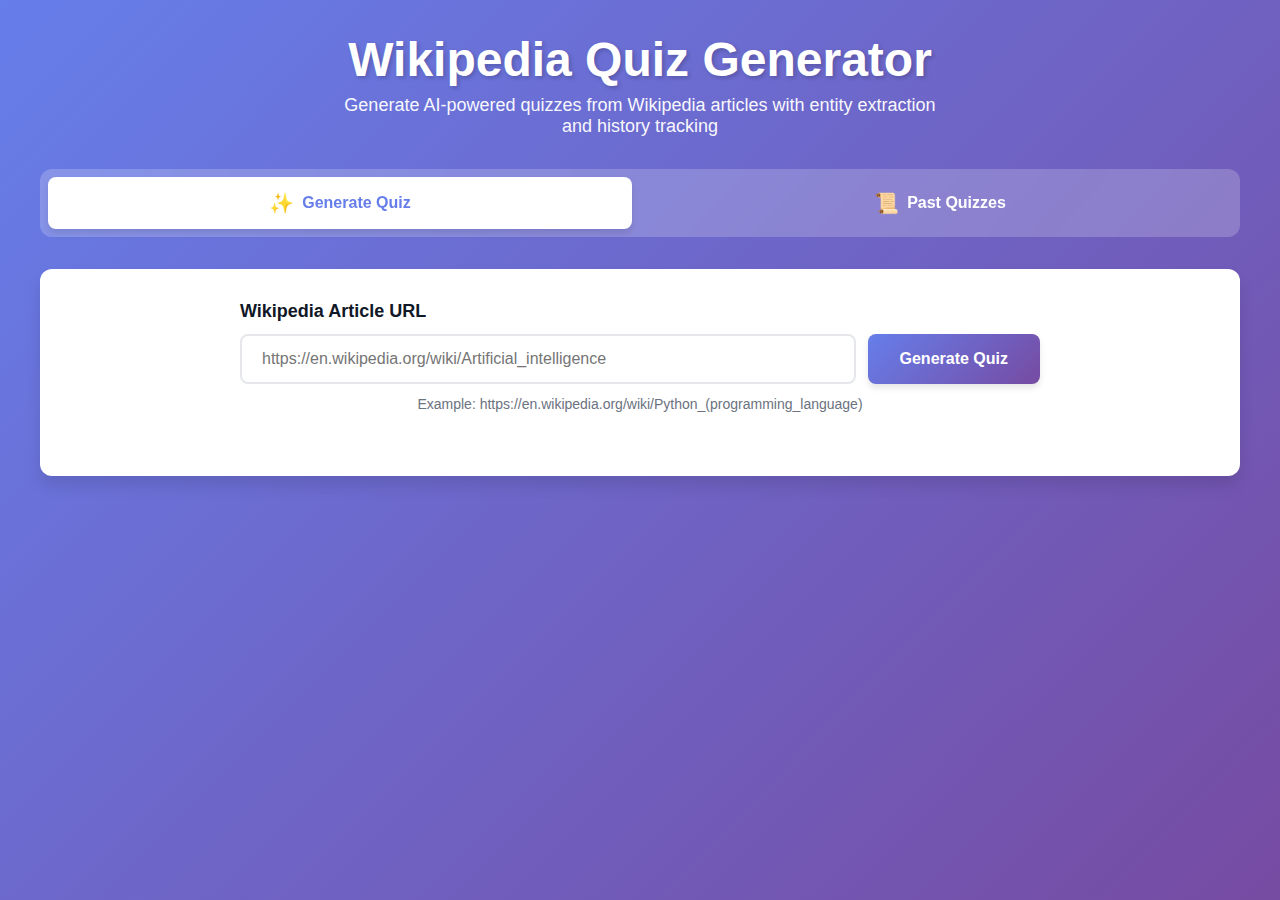
<file: frontend/index.html>
<!DOCTYPE html>
<html lang="en">
<head>
    <meta charset="UTF-8">
    <meta name="viewport" content="width=device-width, initial-scale=1.0">
    <title>Wikipedia Quiz Generator</title>
    <link rel="stylesheet" href="style.css">
</head>
<body>
    <div class="container">
        <!-- Header -->
        <header class="header">
            <div class="header-content">
                <h1>Wikipedia Quiz Generator</h1>
                <p class="subtitle">Generate AI-powered quizzes from Wikipedia articles with entity extraction and history tracking</p>
            </div>
        </header>

        <!-- Tab Navigation -->
        <nav class="tabs">
            <button class="tab-btn active" data-tab="generate" onclick="switchTab('generate')">
                <span class="tab-icon">✨</span>
                <span>Generate Quiz</span>
            </button>
            <button class="tab-btn" data-tab="history" onclick="switchTab('history')">
                <span class="tab-icon">📜</span>
                <span>Past Quizzes</span>
            </button>
        </nav>

        <!-- Tab 1: Generate Quiz -->
        <div id="generate-tab" class="tab-content active">
            <!-- URL Input Section -->
            <section class="input-section">
                <div class="input-container">
                    <label for="wiki-url" class="input-label">Wikipedia Article URL</label>
                    <div class="input-group">
                        <input 
                            type="text" 
                            id="wiki-url" 
                            class="url-input"
                            placeholder="https://en.wikipedia.org/wiki/Artificial_intelligence"
                            value="">
                        <button id="generate-btn" class="btn-primary" onclick="generateQuiz()">
                            <span class="btn-text">Generate Quiz</span>
                            <span class="btn-spinner" style="display: none;">⏳ Generating...</span>
                        </button>
                    </div>
                    <p class="input-hint">Example: https://en.wikipedia.org/wiki/Python_(programming_language)</p>
                </div>
            </section>

            <!-- Loading State -->
            <div id="loading-state" class="loading-container" style="display: none;">
                <div class="spinner"></div>
                <p>Extracting content, analyzing entities, and generating quiz questions...</p>
            </div>

            <!-- Error State -->
            <div id="error-state" class="error-container" style="display: none;">
                <div class="error-icon">⚠️</div>
                <h3>Error</h3>
                <p id="error-message"></p>
                <button onclick="clearError()" class="btn-secondary">Try Again</button>
            </div>

            <!-- Quiz Display Section -->
            <div id="quiz-display" class="quiz-display" style="display: none;">
                <!-- Article Header -->
                <section class="article-header">
                    <h2 id="article-title" class="article-title"></h2>
                    <p id="article-summary" class="article-summary"></p>
                    <div class="article-meta">
                        <span class="meta-item">
                            <span class="meta-icon">🔗</span>
                            <a id="article-url" href="#" target="_blank" class="article-link">View on Wikipedia</a>
                        </span>
                        <span class="meta-item">
                            <span class="meta-icon">📊</span>
                            <span id="question-count">0 questions</span>
                        </span>
                    </div>
                </section>

                <!-- Key Entities Section -->
                <section class="entities-section">
                    <h3 class="section-title">🔍 Key Entities Extracted</h3>
                    <div class="entities-grid">
                        <div class="entity-group">
                            <h4 class="entity-group-title">👤 People</h4>
                            <div id="people-entities" class="entity-tags"></div>
                        </div>
                        <div class="entity-group">
                            <h4 class="entity-group-title">🏢 Organizations</h4>
                            <div id="org-entities" class="entity-tags"></div>
                        </div>
                        <div class="entity-group">
                            <h4 class="entity-group-title">📍 Locations</h4>
                            <div id="location-entities" class="entity-tags"></div>
                        </div>
                    </div>
                </section>

                <!-- Sections Section -->
                <section class="sections-section">
                    <h3 class="section-title">📑 Article Sections</h3>
                    <div id="sections-container" class="sections-grid"></div>
                </section>

                <!-- Quiz Actions -->
                <section class="quiz-actions">
                    <button onclick="startTakingQuiz()" class="btn-primary btn-large">
                        📝 Take the Quiz
                    </button>
                    <button onclick="viewAsStudyGuide()" class="btn-secondary">
                        📖 View as Study Guide
                    </button>
                </section>

                <!-- Study Guide Mode (shows questions with answers) -->
                <div id="study-guide" style="display: none;">
                    <h3 class="section-title">📖 Study Guide (All Questions with Answers)</h3>
                    <div id="study-questions" class="questions-container"></div>
                </div>

                <!-- Related Topics Section -->
                <section class="related-section">
                    <h3 class="section-title">🔗 Related Topics to Explore</h3>
                    <div id="related-topics" class="related-grid"></div>
                </section>
            </div>

            <!-- Quiz Taking Mode -->
            <div id="quiz-taking" class="quiz-taking-mode" style="display: none;">
                <div class="quiz-header">
                    <h2>📝 Take the Quiz</h2>
                    <div class="quiz-progress">
                        <span id="progress-text">Question 1 of 10</span>
                        <div class="progress-bar">
                            <div id="progress-fill" class="progress-fill" style="width: 0%"></div>
                        </div>
                    </div>
                </div>
                
                <div id="quiz-questions-container" class="quiz-questions"></div>
                
                <div class="quiz-actions">
                    <button onclick="exitQuiz()" class="btn-secondary">Exit Quiz</button>
                    <button onclick="submitQuizAnswers()" class="btn-primary btn-large">Submit Answers</button>
                </div>
            </div>

            <!-- Quiz Results -->
            <div id="quiz-results" class="quiz-results" style="display: none;">
                <div class="results-card">
                    <div class="results-header">
                        <h2>🎉 Quiz Complete!</h2>
                    </div>
                    
                    <div class="score-display">
                        <div class="score-circle">
                            <svg class="score-ring" width="200" height="200">
                                <circle class="score-ring-bg" cx="100" cy="100" r="90"></circle>
                                <circle id="score-ring-fill" class="score-ring-fill" cx="100" cy="100" r="90"></circle>
                            </svg>
                            <div class="score-text">
                                <div class="score-percentage" id="result-percentage">0%</div>
                                <div class="score-fraction" id="result-fraction">0/0</div>
                            </div>
                        </div>
                    </div>

                    <div class="results-details" id="results-details"></div>

                    <div class="results-actions">
                        <button onclick="retakeQuiz()" class="btn-primary">🔄 Retake Quiz</button>
                        <button onclick="backToArticle()" class="btn-secondary">← Back to Article</button>
                    </div>
                </div>
            </div>
        </div>

        <!-- Tab 2: History -->
        <div id="history-tab" class="tab-content">
            <section class="history-section">
                <div class="history-header">
                    <h2>📜 Quiz History</h2>
                    <button onclick="refreshHistory()" class="btn-refresh">
                        <span class="refresh-icon">🔄</span> Refresh
                    </button>
                </div>

                <!-- Loading State -->
                <div id="history-loading" class="loading-container" style="display: none;">
                    <div class="spinner"></div>
                    <p>Loading quiz history...</p>
                </div>

                <!-- Empty State -->
                <div id="history-empty" class="empty-state" style="display: none;">
                    <div class="empty-icon">📭</div>
                    <h3>No Quizzes Yet</h3>
                    <p>Generate your first quiz to see it appear here!</p>
                    <button onclick="switchTab('generate')" class="btn-primary">Generate Quiz</button>
                </div>

                <!-- History Table -->
                <div id="history-table-wrapper" class="table-wrapper" style="display: none;">
                    <table class="history-table">
                        <thead>
                            <tr>
                                <th>Title</th>
                                <th>URL</th>
                                <th>Questions</th>
                                <th>Generated</th>
                                <th>Actions</th>
                            </tr>
                        </thead>
                        <tbody id="history-tbody"></tbody>
                    </table>
                </div>
            </section>
        </div>
    </div>

    <!-- Modal for Quiz Details -->
    <div id="quiz-modal" class="modal" style="display: none;">
        <div class="modal-overlay" onclick="closeQuizModal()"></div>
        <div class="modal-container">
            <div class="modal-header">
                <h2 id="modal-title">Quiz Details</h2>
                <button class="modal-close" onclick="closeQuizModal()">&times;</button>
            </div>
            <div class="modal-body" id="modal-body"></div>
            <div class="modal-footer">
                <button onclick="closeQuizModal()" class="btn-secondary">Close</button>
            </div>
        </div>
    </div>

    <script src="app.js"></script>
</body>
</html>
</file>
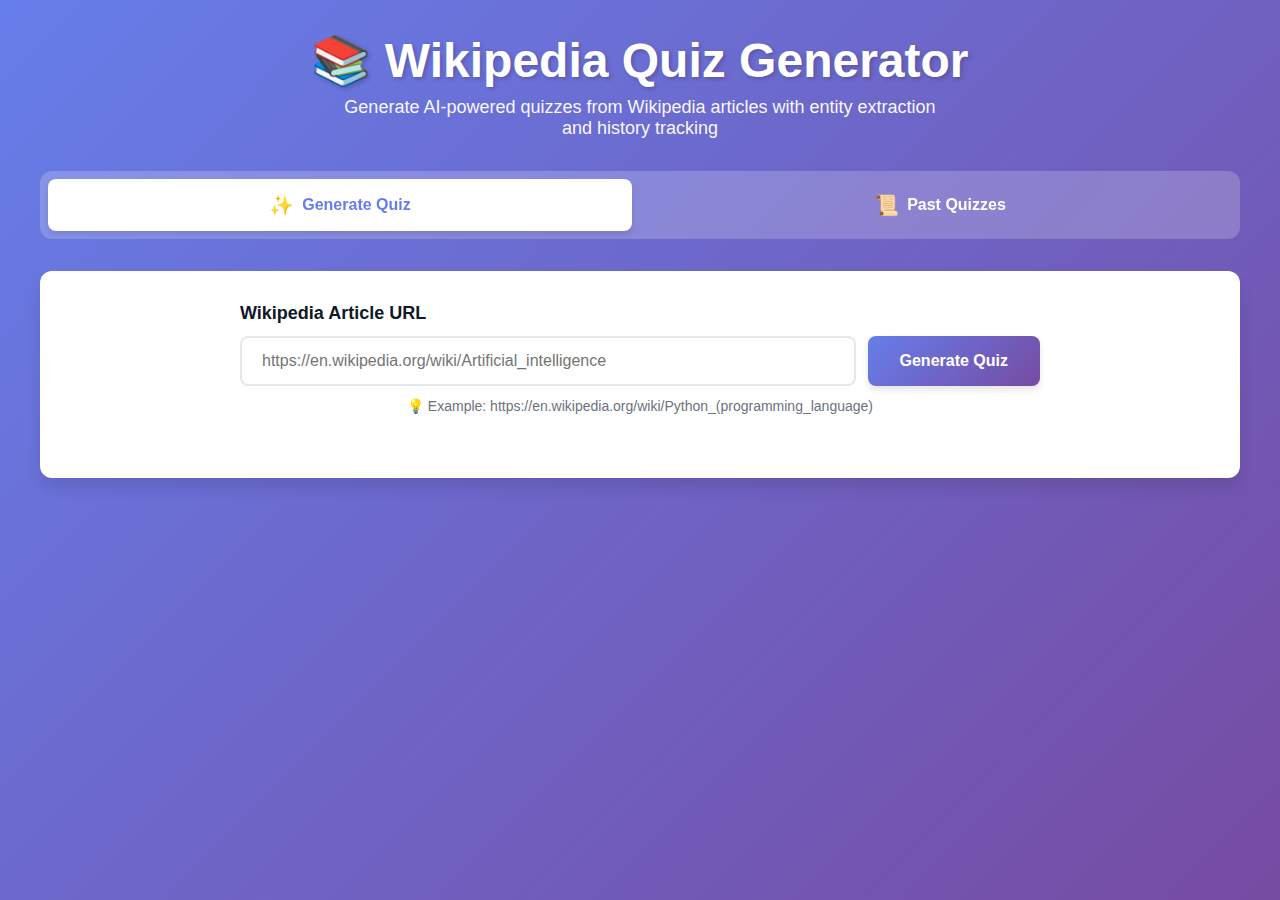
<file: frontend/index_enhanced.html>
<!DOCTYPE html>
<html lang="en">
<head>
    <meta charset="UTF-8">
    <meta name="viewport" content="width=device-width, initial-scale=1.0">
    <title>Wikipedia Quiz Generator - Enhanced</title>
    <link rel="stylesheet" href="style_enhanced.css">
</head>
<body>
    <div class="container">
        <!-- Header -->
        <header class="header">
            <div class="header-content">
                <h1>📚 Wikipedia Quiz Generator</h1>
                <p class="subtitle">Generate AI-powered quizzes from Wikipedia articles with entity extraction and history tracking</p>
            </div>
        </header>

        <!-- Tab Navigation -->
        <nav class="tabs">
            <button class="tab-btn active" data-tab="generate" onclick="switchTab('generate')">
                <span class="tab-icon">✨</span>
                <span>Generate Quiz</span>
            </button>
            <button class="tab-btn" data-tab="history" onclick="switchTab('history')">
                <span class="tab-icon">📜</span>
                <span>Past Quizzes</span>
            </button>
        </nav>

        <!-- Tab 1: Generate Quiz -->
        <div id="generate-tab" class="tab-content active">
            <!-- URL Input Section -->
            <section class="input-section">
                <div class="input-container">
                    <label for="wiki-url" class="input-label">Wikipedia Article URL</label>
                    <div class="input-group">
                        <input 
                            type="text" 
                            id="wiki-url" 
                            class="url-input"
                            placeholder="https://en.wikipedia.org/wiki/Artificial_intelligence"
                            value="">
                        <button id="generate-btn" class="btn-primary" onclick="generateQuiz()">
                            <span class="btn-text">Generate Quiz</span>
                            <span class="btn-spinner" style="display: none;">⏳ Generating...</span>
                        </button>
                    </div>
                    <p class="input-hint">💡 Example: https://en.wikipedia.org/wiki/Python_(programming_language)</p>
                </div>
            </section>

            <!-- Loading State -->
            <div id="loading-state" class="loading-container" style="display: none;">
                <div class="spinner"></div>
                <p>Extracting content, analyzing entities, and generating quiz questions...</p>
            </div>

            <!-- Error State -->
            <div id="error-state" class="error-container" style="display: none;">
                <div class="error-icon">⚠️</div>
                <h3>Error</h3>
                <p id="error-message"></p>
                <button onclick="clearError()" class="btn-secondary">Try Again</button>
            </div>

            <!-- Quiz Display Section -->
            <div id="quiz-display" class="quiz-display" style="display: none;">
                <!-- Article Header -->
                <section class="article-header">
                    <h2 id="article-title" class="article-title"></h2>
                    <p id="article-summary" class="article-summary"></p>
                    <div class="article-meta">
                        <span class="meta-item">
                            <span class="meta-icon">🔗</span>
                            <a id="article-url" href="#" target="_blank" class="article-link">View on Wikipedia</a>
                        </span>
                        <span class="meta-item">
                            <span class="meta-icon">📊</span>
                            <span id="question-count">0 questions</span>
                        </span>
                    </div>
                </section>

                <!-- Key Entities Section -->
                <section class="entities-section">
                    <h3 class="section-title">🔍 Key Entities Extracted</h3>
                    <div class="entities-grid">
                        <div class="entity-group">
                            <h4 class="entity-group-title">👤 People</h4>
                            <div id="people-entities" class="entity-tags"></div>
                        </div>
                        <div class="entity-group">
                            <h4 class="entity-group-title">🏢 Organizations</h4>
                            <div id="org-entities" class="entity-tags"></div>
                        </div>
                        <div class="entity-group">
                            <h4 class="entity-group-title">📍 Locations</h4>
                            <div id="location-entities" class="entity-tags"></div>
                        </div>
                    </div>
                </section>

                <!-- Sections Section -->
                <section class="sections-section">
                    <h3 class="section-title">📑 Article Sections</h3>
                    <div id="sections-container" class="sections-grid"></div>
                </section>

                <!-- Quiz Actions -->
                <section class="quiz-actions">
                    <button onclick="startTakingQuiz()" class="btn-primary btn-large">
                        📝 Take the Quiz
                    </button>
                    <button onclick="viewAsStudyGuide()" class="btn-secondary">
                        📖 View as Study Guide
                    </button>
                </section>

                <!-- Study Guide Mode (shows questions with answers) -->
                <div id="study-guide" style="display: none;">
                    <h3 class="section-title">📖 Study Guide (All Questions with Answers)</h3>
                    <div id="study-questions" class="questions-container"></div>
                </div>

                <!-- Related Topics Section -->
                <section class="related-section">
                    <h3 class="section-title">🔗 Related Topics to Explore</h3>
                    <div id="related-topics" class="related-grid"></div>
                </section>
            </div>

            <!-- Quiz Taking Mode -->
            <div id="quiz-taking" class="quiz-taking-mode" style="display: none;">
                <div class="quiz-header">
                    <h2>📝 Take the Quiz</h2>
                    <div class="quiz-progress">
                        <span id="progress-text">Question 1 of 10</span>
                        <div class="progress-bar">
                            <div id="progress-fill" class="progress-fill" style="width: 0%"></div>
                        </div>
                    </div>
                </div>
                
                <div id="quiz-questions-container" class="quiz-questions"></div>
                
                <div class="quiz-actions">
                    <button onclick="exitQuiz()" class="btn-secondary">Exit Quiz</button>
                    <button onclick="submitQuizAnswers()" class="btn-primary btn-large">Submit Answers</button>
                </div>
            </div>

            <!-- Quiz Results -->
            <div id="quiz-results" class="quiz-results" style="display: none;">
                <div class="results-card">
                    <div class="results-header">
                        <h2>🎉 Quiz Complete!</h2>
                    </div>
                    
                    <div class="score-display">
                        <div class="score-circle">
                            <svg class="score-ring" width="200" height="200">
                                <circle class="score-ring-bg" cx="100" cy="100" r="90"></circle>
                                <circle id="score-ring-fill" class="score-ring-fill" cx="100" cy="100" r="90"></circle>
                            </svg>
                            <div class="score-text">
                                <div class="score-percentage" id="result-percentage">0%</div>
                                <div class="score-fraction" id="result-fraction">0/0</div>
                            </div>
                        </div>
                    </div>

                    <div class="results-details" id="results-details"></div>

                    <div class="results-actions">
                        <button onclick="retakeQuiz()" class="btn-primary">🔄 Retake Quiz</button>
                        <button onclick="backToArticle()" class="btn-secondary">← Back to Article</button>
                    </div>
                </div>
            </div>
        </div>

        <!-- Tab 2: History -->
        <div id="history-tab" class="tab-content">
            <section class="history-section">
                <div class="history-header">
                    <h2>📜 Quiz History</h2>
                    <button onclick="refreshHistory()" class="btn-refresh">
                        <span class="refresh-icon">🔄</span> Refresh
                    </button>
                </div>

                <!-- Loading State -->
                <div id="history-loading" class="loading-container" style="display: none;">
                    <div class="spinner"></div>
                    <p>Loading quiz history...</p>
                </div>

                <!-- Empty State -->
                <div id="history-empty" class="empty-state" style="display: none;">
                    <div class="empty-icon">📭</div>
                    <h3>No Quizzes Yet</h3>
                    <p>Generate your first quiz to see it appear here!</p>
                    <button onclick="switchTab('generate')" class="btn-primary">Generate Quiz</button>
                </div>

                <!-- History Table -->
                <div id="history-table-wrapper" class="table-wrapper" style="display: none;">
                    <table class="history-table">
                        <thead>
                            <tr>
                                <th>Title</th>
                                <th>URL</th>
                                <th>Questions</th>
                                <th>Generated</th>
                                <th>Actions</th>
                            </tr>
                        </thead>
                        <tbody id="history-tbody"></tbody>
                    </table>
                </div>
            </section>
        </div>
    </div>

    <!-- Modal for Quiz Details -->
    <div id="quiz-modal" class="modal" style="display: none;">
        <div class="modal-overlay" onclick="closeQuizModal()"></div>
        <div class="modal-container">
            <div class="modal-header">
                <h2 id="modal-title">Quiz Details</h2>
                <button class="modal-close" onclick="closeQuizModal()">&times;</button>
            </div>
            <div class="modal-body" id="modal-body"></div>
            <div class="modal-footer">
                <button onclick="closeQuizModal()" class="btn-secondary">Close</button>
            </div>
        </div>
    </div>

    <script src="app_enhanced.js"></script>
</body>
</html>
</file>
<file: frontend/style.css>
/* ==================== */
/* GLOBAL STYLES        */
/* ==================== */

* {
    margin: 0;
    padding: 0;
    box-sizing: border-box;
}

:root {
    --primary-color: #667eea;
    --primary-dark: #5568d3;
    --secondary-color: #764ba2;
    --success-color: #10b981;
    --danger-color: #ef4444;
    --warning-color: #f59e0b;
    --info-color: #3b82f6;
    --bg-color: #f9fafb;
    --card-bg: #ffffff;
    --text-primary: #111827;
    --text-secondary: #6b7280;
    --border-color: #e5e7eb;
    --shadow-sm: 0 1px 3px rgba(0, 0, 0, 0.1);
    --shadow-md: 0 4px 6px rgba(0, 0, 0, 0.1);
    --shadow-lg: 0 10px 15px rgba(0, 0, 0, 0.1);
    --radius-sm: 0.375rem;
    --radius-md: 0.5rem;
    --radius-lg: 0.75rem;
}

body {
    font-family: 'Inter', -apple-system, BlinkMacSystemFont, 'Segoe UI', 'Roboto', sans-serif;
    background: linear-gradient(135deg, #667eea 0%, #764ba2 100%);
    min-height: 100vh;
    padding: 2rem 1rem;
    color: var(--text-primary);
}

.container {
    max-width: 1200px;
    margin: 0 auto;
}

/* ==================== */
/* HEADER               */
/* ==================== */

.header {
    text-align: center;
    margin-bottom: 2rem;
    color: white;
}

.header h1 {
    font-size: 3rem;
    font-weight: 800;
    margin-bottom: 0.5rem;
    text-shadow: 2px 2px 4px rgba(0, 0, 0, 0.2);
}

.subtitle {
    font-size: 1.125rem;
    opacity: 0.95;
    max-width: 600px;
    margin: 0 auto;
}

/* ==================== */
/* TAB NAVIGATION       */
/* ==================== */

.tabs {
    display: flex;
    gap: 1rem;
    margin-bottom: 2rem;
    background: rgba(255, 255, 255, 0.2);
    backdrop-filter: blur(10px);
    padding: 0.5rem;
    border-radius: var(--radius-lg);
}

.tab-btn {
    flex: 1;
    display: flex;
    align-items: center;
    justify-content: center;
    gap: 0.5rem;
    padding: 0.875rem 1.5rem;
    background: transparent;
    color: white;
    border: none;
    border-radius: var(--radius-md);
    font-size: 1rem;
    font-weight: 600;
    cursor: pointer;
    transition: all 0.3s ease;
}

.tab-btn:hover {
    background: rgba(255, 255, 255, 0.15);
}

.tab-btn.active {
    background: white;
    color: var(--primary-color);
    box-shadow: var(--shadow-md);
}

.tab-icon {
    font-size: 1.25rem;
}

/* ==================== */
/* TAB CONTENT          */
/* ==================== */

.tab-content {
    display: none;
    background: var(--card-bg);
    border-radius: var(--radius-lg);
    padding: 2rem;
    box-shadow: var(--shadow-lg);
}

.tab-content.active {
    display: block;
}

/* ==================== */
/* INPUT SECTION        */
/* ==================== */

.input-section {
    margin-bottom: 2rem;
}

.input-container {
    max-width: 800px;
    margin: 0 auto;
}

.input-label {
    display: block;
    font-weight: 600;
    font-size: 1.125rem;
    margin-bottom: 0.75rem;
    color: var(--text-primary);
}

.input-group {
    display: flex;
    gap: 0.75rem;
}

.url-input {
    flex: 1;
    padding: 0.875rem 1.25rem;
    border: 2px solid var(--border-color);
    border-radius: var(--radius-md);
    font-size: 1rem;
    transition: all 0.2s ease;
}

.url-input:focus {
    outline: none;
    border-color: var(--primary-color);
    box-shadow: 0 0 0 3px rgba(102, 126, 234, 0.1);
}

.btn-primary {
    padding: 0.875rem 2rem;
    background: linear-gradient(135deg, var(--primary-color) 0%, var(--secondary-color) 100%);
    color: white;
    border: none;
    border-radius: var(--radius-md);
    font-size: 1rem;
    font-weight: 600;
    cursor: pointer;
    transition: all 0.3s ease;
    box-shadow: var(--shadow-md);
}

.btn-primary:hover {
    transform: translateY(-2px);
    box-shadow: 0 8px 12px rgba(102, 126, 234, 0.3);
}

.btn-primary:disabled {
    opacity: 0.6;
    cursor: not-allowed;
    transform: none;
}

.btn-secondary {
    padding: 0.875rem 2rem;
    background: white;
    color: var(--primary-color);
    border: 2px solid var(--primary-color);
    border-radius: var(--radius-md);
    font-size: 1rem;
    font-weight: 600;
    cursor: pointer;
    transition: all 0.3s ease;
}

.btn-secondary:hover {
    background: var(--primary-color);
    color: white;
}

.btn-large {
    padding: 1rem 2.5rem;
    font-size: 1.125rem;
}

.input-hint {
    margin-top: 0.75rem;
    color: var(--text-secondary);
    font-size: 0.875rem;
    text-align: center;
}

/* ==================== */
/* LOADING & ERROR      */
/* ==================== */

.loading-container {
    text-align: center;
    padding: 3rem;
}

.spinner {
    width: 60px;
    height: 60px;
    border: 4px solid var(--border-color);
    border-top-color: var(--primary-color);
    border-radius: 50%;
    margin: 0 auto 1.5rem;
    animation: spin 1s linear infinite;
}

@keyframes spin {
    to { transform: rotate(360deg); }
}

.error-container {
    text-align: center;
    padding: 3rem;
    background: #fee2e2;
    border-radius: var(--radius-lg);
    margin-bottom: 2rem;
}

.error-icon {
    font-size: 4rem;
    margin-bottom: 1rem;
}

.error-container h3 {
    color: var(--danger-color);
    margin-bottom: 0.5rem;
}

/* ==================== */
/* ARTICLE DISPLAY      */
/* ==================== */

.quiz-display {
    animation: fadeIn 0.5s ease;
}

@keyframes fadeIn {
    from { opacity: 0; transform: translateY(20px); }
    to { opacity: 1; transform: translateY(0); }
}

.article-header {
    margin-bottom: 2rem;
    padding-bottom: 2rem;
    border-bottom: 2px solid var(--border-color);
}

.article-title {
    font-size: 2.5rem;
    font-weight: 800;
    color: var(--text-primary);
    margin-bottom: 1rem;
}

.article-summary {
    font-size: 1.125rem;
    color: var(--text-secondary);
    line-height: 1.7;
    margin-bottom: 1rem;
}

.article-meta {
    display: flex;
    gap: 2rem;
    flex-wrap: wrap;
    margin-top: 1rem;
}

.meta-item {
    display: flex;
    align-items: center;
    gap: 0.5rem;
    color: var(--text-secondary);
}

.meta-icon {
    font-size: 1.25rem;
}

.article-link {
    color: var(--primary-color);
    text-decoration: none;
    font-weight: 600;
}

.article-link:hover {
    text-decoration: underline;
}

/* ==================== */
/* ENTITIES SECTION     */
/* ==================== */

.entities-section {
    margin-bottom: 2rem;
    padding: 1.5rem;
    background: linear-gradient(135deg, #f0f9ff 0%, #e0f2fe 100%);
    border-radius: var(--radius-lg);
}

.section-title {
    font-size: 1.5rem;
    font-weight: 700;
    margin-bottom: 1.5rem;
    color: var(--text-primary);
}

.entities-grid {
    display: grid;
    grid-template-columns: repeat(auto-fit, minmax(250px, 1fr));
    gap: 1.5rem;
}

.entity-group {
    background: white;
    padding: 1.25rem;
    border-radius: var(--radius-md);
    box-shadow: var(--shadow-sm);
}

.entity-group-title {
    font-size: 1rem;
    font-weight: 600;
    margin-bottom: 0.75rem;
    color: var(--text-primary);
}

.entity-tags {
    display: flex;
    flex-wrap: wrap;
    gap: 0.5rem;
}

.entity-tag {
    display: inline-block;
    padding: 0.375rem 0.875rem;
    background: linear-gradient(135deg, var(--primary-color) 0%, var(--secondary-color) 100%);
    color: white;
    border-radius: 999px;
    font-size: 0.875rem;
    font-weight: 500;
}

.entity-tag.empty {
    background: var(--border-color);
    color: var(--text-secondary);
}

/* ==================== */
/* SECTIONS             */
/* ==================== */

.sections-section {
    margin-bottom: 2rem;
    padding: 1.5rem;
    background: linear-gradient(135deg, #fef3c7 0%, #fde68a 100%);
    border-radius: var(--radius-lg);
}

.sections-grid {
    display: grid;
    grid-template-columns: repeat(auto-fill, minmax(200px, 1fr));
    gap: 1rem;
}

.section-card {
    background: white;
    padding: 1rem;
    border-radius: var(--radius-md);
    box-shadow: var(--shadow-sm);
    transition: transform 0.2s ease;
}

.section-card:hover {
    transform: translateY(-2px);
    box-shadow: var(--shadow-md);
}

.section-name {
    font-size: 0.938rem;
    font-weight: 600;
    margin-bottom: 0.5rem;
    color: var(--text-primary);
}

.section-level {
    font-size: 0.75rem;
    color: var(--text-secondary);
}

/* ==================== */
/* QUIZ ACTIONS         */
/* ==================== */

.quiz-actions {
    display: flex;
    gap: 1rem;
    justify-content: center;
    margin: 2rem 0;
}

/* ==================== */
/* STUDY GUIDE          */
/* ==================== */

.study-question-card {
    background: white;
    border: 2px solid var(--border-color);
    border-radius: var(--radius-lg);
    padding: 1.5rem;
    margin-bottom: 1.5rem;
    box-shadow: var(--shadow-sm);
}

.question-header {
    display: flex;
    justify-content: space-between;
    align-items: center;
    margin-bottom: 1rem;
}

.question-number {
    font-weight: 600;
    color: var(--primary-color);
}

.difficulty-badge {
    padding: 0.25rem 0.75rem;
    border-radius: 999px;
    font-size: 0.75rem;
    font-weight: 600;
    text-transform: uppercase;
}

.difficulty-easy {
    background: #d1fae5;
    color: #065f46;
}

.difficulty-medium {
    background: #fed7aa;
    color: #9a3412;
}

.difficulty-hard {
    background: #fecaca;
    color: #991b1b;
}

.question-text {
    font-size: 1.125rem;
    font-weight: 600;
    margin-bottom: 1rem;
    color: var(--text-primary);
}

.options-list {
    margin-bottom: 1rem;
}

.option {
    display: flex;
    align-items: center;
    padding: 0.75rem 1rem;
    margin-bottom: 0.5rem;
    background: var(--bg-color);
    border: 2px solid var(--border-color);
    border-radius: var(--radius-md);
    transition: all 0.2s ease;
}

.correct-option {
    background: #d1fae5;
    border-color: var(--success-color);
}

.option-letter {
    font-weight: 700;
    margin-right: 0.75rem;
    color: var(--primary-color);
}

.check-icon {
    margin-left: auto;
    color: var(--success-color);
    font-size: 1.25rem;
}

.explanation-box {
    padding: 1rem;
    background: #eff6ff;
    border-left: 4px solid var(--info-color);
    border-radius: var(--radius-md);
    font-size: 0.938rem;
    color: var(--text-secondary);
}

/* ==================== */
/* QUIZ TAKING MODE     */
/* ==================== */

.quiz-taking-mode {
    animation: fadeIn 0.5s ease;
}

.quiz-header {
    margin-bottom: 2rem;
}

.quiz-header h2 {
    font-size: 2rem;
    font-weight: 700;
    margin-bottom: 1rem;
}

.quiz-progress {
    margin-top: 1rem;
}

.progress-bar {
    width: 100%;
    height: 12px;
    background: var(--border-color);
    border-radius: 999px;
    overflow: hidden;
    margin-top: 0.5rem;
}

.progress-fill {
    height: 100%;
    background: linear-gradient(90deg, var(--primary-color) 0%, var(--secondary-color) 100%);
    transition: width 0.3s ease;
}

.quiz-question-card {
    background: white;
    border: 2px solid var(--border-color);
    border-radius: var(--radius-lg);
    padding: 1.5rem;
    margin-bottom: 1.5rem;
    box-shadow: var(--shadow-sm);
}

.option-label {
    display: flex;
    align-items: center;
    padding: 0.875rem 1rem;
    margin-bottom: 0.75rem;
    background: var(--bg-color);
    border: 2px solid var(--border-color);
    border-radius: var(--radius-md);
    cursor: pointer;
    transition: all 0.2s ease;
}

.option-label:hover {
    background: #f3f4f6;
    border-color: var(--primary-color);
}

.option-label input[type="radio"] {
    margin-right: 1rem;
    cursor: pointer;
}

.option-label input[type="radio"]:checked ~ .option-content {
    font-weight: 600;
    color: var(--primary-color);
}

.option-content {
    display: flex;
    align-items: center;
    flex: 1;
}

/* ==================== */
/* QUIZ RESULTS         */
/* ==================== */

.quiz-results {
    animation: fadeIn 0.5s ease;
}

.results-card {
    max-width: 800px;
    margin: 0 auto;
}

.results-header {
    text-align: center;
    margin-bottom: 2rem;
}

.results-header h2 {
    font-size: 2.5rem;
    font-weight: 800;
    color: var(--text-primary);
}

.score-display {
    text-align: center;
    margin-bottom: 3rem;
}

.score-circle {
    position: relative;
    width: 220px;
    height: 220px;
    margin: 0 auto;
}

.score-ring {
    transform: rotate(-90deg);
}

.score-ring-bg {
    fill: none;
    stroke: var(--border-color);
    stroke-width: 12;
}

.score-ring-fill {
    fill: none;
    stroke: url(#scoreGradient);
    stroke-width: 12;
    stroke-linecap: round;
    transition: stroke-dashoffset 1s ease;
}

.score-text {
    position: absolute;
    top: 50%;
    left: 50%;
    transform: translate(-50%, -50%);
    text-align: center;
}

.score-percentage {
    font-size: 3rem;
    font-weight: 800;
    color: var(--primary-color);
    display: block;
}

.score-fraction {
    font-size: 1.25rem;
    color: var(--text-secondary);
}

.results-details {
    margin-bottom: 2rem;
}

.results-details h3 {
    font-size: 1.5rem;
    font-weight: 700;
    margin-bottom: 1.5rem;
}

.result-item {
    background: white;
    border: 2px solid var(--border-color);
    border-radius: var(--radius-lg);
    padding: 1.5rem;
    margin-bottom: 1rem;
}

.result-item.correct {
    border-color: var(--success-color);
    background: #f0fdf4;
}

.result-item.incorrect {
    border-color: var(--danger-color);
    background: #fef2f2;
}

.result-header {
    display: flex;
    align-items: center;
    gap: 0.5rem;
    margin-bottom: 0.75rem;
}

.result-icon {
    font-size: 1.5rem;
}

.result-question-num {
    font-weight: 600;
    color: var(--text-primary);
}

.result-question {
    font-size: 1.125rem;
    font-weight: 600;
    margin-bottom: 1rem;
}

.result-answers {
    margin-bottom: 1rem;
}

.result-answers p {
    margin-bottom: 0.5rem;
}

.result-explanation {
    padding: 1rem;
    background: white;
    border-radius: var(--radius-md);
    font-size: 0.938rem;
    color: var(--text-secondary);
}

.results-actions {
    display: flex;
    gap: 1rem;
    justify-content: center;
}

/* ==================== */
/* RELATED TOPICS       */
/* ==================== */

.related-section {
    margin-top: 2rem;
    padding: 1.5rem;
    background: linear-gradient(135deg, #fae8ff 0%, #f3e8ff 100%);
    border-radius: var(--radius-lg);
}

.related-grid {
    display: grid;
    grid-template-columns: repeat(auto-fill, minmax(250px, 1fr));
    gap: 1rem;
}

.related-card {
    display: flex;
    align-items: center;
    gap: 0.75rem;
    padding: 1rem;
    background: white;
    border-radius: var(--radius-md);
    text-decoration: none;
    color: var(--text-primary);
    box-shadow: var(--shadow-sm);
    transition: all 0.2s ease;
}

.related-card:hover {
    transform: translateX(4px);
    box-shadow: var(--shadow-md);
}

.related-icon {
    font-size: 1.5rem;
}

.related-title {
    flex: 1;
    font-weight: 500;
}

.related-arrow {
    color: var(--primary-color);
    font-weight: 700;
}

/* ==================== */
/* HISTORY TAB          */
/* ==================== */

.history-section {
    min-height: 400px;
}

.history-header {
    display: flex;
    justify-content: space-between;
    align-items: center;
    margin-bottom: 2rem;
}

.history-header h2 {
    font-size: 2rem;
    font-weight: 700;
}

.btn-refresh {
    display: flex;
    align-items: center;
    gap: 0.5rem;
    padding: 0.75rem 1.5rem;
    background: var(--primary-color);
    color: white;
    border: none;
    border-radius: var(--radius-md);
    font-size: 1rem;
    font-weight: 600;
    cursor: pointer;
    transition: all 0.3s ease;
}

.btn-refresh:hover {
    background: var(--primary-dark);
    transform: translateY(-2px);
}

.refresh-icon {
    font-size: 1.25rem;
}

.empty-state {
    text-align: center;
    padding: 4rem 2rem;
}

.empty-icon {
    font-size: 5rem;
    margin-bottom: 1.5rem;
}

.empty-state h3 {
    font-size: 1.75rem;
    font-weight: 700;
    margin-bottom: 0.75rem;
}

.empty-state p {
    color: var(--text-secondary);
    margin-bottom: 2rem;
}

.table-wrapper {
    overflow-x: auto;
}

.history-table {
    width: 100%;
    border-collapse: collapse;
    background: white;
    border-radius: var(--radius-lg);
    overflow: hidden;
    box-shadow: var(--shadow-md);
}

.history-table thead {
    background: linear-gradient(135deg, var(--primary-color) 0%, var(--secondary-color) 100%);
    color: white;
}

.history-table th {
    padding: 1rem;
    text-align: left;
    font-weight: 600;
    font-size: 0.938rem;
}

.history-table td {
    padding: 1rem;
    border-top: 1px solid var(--border-color);
}

.history-table tbody tr {
    transition: background 0.2s ease;
}

.history-table tbody tr:hover {
    background: var(--bg-color);
}

.title-cell {
    font-weight: 600;
    max-width: 300px;
}

.url-cell {
    max-width: 250px;
}

.url-link {
    color: var(--primary-color);
    text-decoration: none;
}

.url-link:hover {
    text-decoration: underline;
}

.count-cell {
    text-align: center;
}

.date-cell {
    color: var(--text-secondary);
    white-space: nowrap;
}

.actions-cell {
    display: flex;
    gap: 0.5rem;
}

.btn-view, .btn-delete {
    padding: 0.5rem 1rem;
    border: none;
    border-radius: var(--radius-sm);
    font-size: 0.875rem;
    font-weight: 500;
    cursor: pointer;
    transition: all 0.2s ease;
}

.btn-view {
    background: var(--info-color);
    color: white;
}

.btn-view:hover {
    background: #2563eb;
}

.btn-delete {
    background: var(--danger-color);
    color: white;
}

.btn-delete:hover {
    background: #dc2626;
}

/* ==================== */
/* MODAL                */
/* ==================== */

.modal {
    position: fixed;
    top: 0;
    left: 0;
    width: 100%;
    height: 100%;
    z-index: 1000;
}

.modal-overlay {
    position: absolute;
    top: 0;
    left: 0;
    width: 100%;
    height: 100%;
    background: rgba(0, 0, 0, 0.5);
    backdrop-filter: blur(4px);
}

.modal-container {
    position: relative;
    max-width: 900px;
    max-height: 90vh;
    margin: 2rem auto;
    background: white;
    border-radius: var(--radius-lg);
    box-shadow: 0 20px 25px rgba(0, 0, 0, 0.2);
    display: flex;
    flex-direction: column;
}

.modal-header {
    display: flex;
    justify-content: space-between;
    align-items: center;
    padding: 1.5rem 2rem;
    border-bottom: 2px solid var(--border-color);
}

.modal-header h2 {
    font-size: 1.75rem;
    font-weight: 700;
}

.modal-close {
    font-size: 2rem;
    color: var(--text-secondary);
    background: none;
    border: none;
    cursor: pointer;
    transition: color 0.2s ease;
}

.modal-close:hover {
    color: var(--text-primary);
}

.modal-body {
    flex: 1;
    overflow-y: auto;
    padding: 2rem;
}

.modal-section {
    margin-bottom: 2rem;
}

.modal-section h3 {
    font-size: 1.25rem;
    font-weight: 700;
    margin-bottom: 1rem;
}

.entities-modal div {
    margin-bottom: 0.5rem;
}

.modal-question {
    background: var(--bg-color);
    padding: 1.25rem;
    border-radius: var(--radius-md);
    margin-bottom: 1.5rem;
}

.modal-question h4 {
    font-size: 1rem;
    font-weight: 700;
    margin-bottom: 0.75rem;
    color: var(--primary-color);
}

.modal-options {
    list-style: none;
    margin: 1rem 0;
}

.modal-options li {
    padding: 0.5rem;
    margin-bottom: 0.5rem;
    border-radius: var(--radius-sm);
    background: white;
}

.modal-options li.correct {
    background: #d1fae5;
    font-weight: 600;
}

.modal-explanation {
    padding: 0.75rem;
    background: white;
    border-left: 3px solid var(--info-color);
    border-radius: var(--radius-sm);
}

.modal-footer {
    padding: 1.5rem 2rem;
    border-top: 2px solid var(--border-color);
    display: flex;
    justify-content: flex-end;
}

/* ==================== */
/* RESPONSIVE           */
/* ==================== */

@media (max-width: 768px) {
    body {
        padding: 1rem 0.5rem;
    }

    .header h1 {
        font-size: 2rem;
    }

    .subtitle {
        font-size: 1rem;
    }

    .tabs {
        flex-direction: column;
        gap: 0.5rem;
    }

    .tab-content {
        padding: 1.5rem;
    }

    .input-group {
        flex-direction: column;
    }

    .entities-grid {
        grid-template-columns: 1fr;
    }

    .quiz-actions {
        flex-direction: column;
    }

    .btn-large {
        width: 100%;
    }

    .history-header {
        flex-direction: column;
        gap: 1rem;
    }

    .history-table {
        font-size: 0.875rem;
    }

    .history-table th,
    .history-table td {
        padding: 0.75rem 0.5rem;
    }

    .actions-cell {
        flex-direction: column;
    }

    .modal-container {
        margin: 1rem;
        max-height: calc(100vh - 2rem);
    }

    .article-title {
        font-size: 1.75rem;
    }

    .score-circle {
        width: 180px;
        height: 180px;
    }

    .score-percentage {
        font-size: 2.5rem;
    }
}

/* ==================== */
/* UTILITIES            */
/* ==================== */

.empty-message {
    color: var(--text-secondary);
    font-style: italic;
    text-align: center;
    padding: 1rem;
}
</file>
<file: frontend/style_enhanced.css>
/* ==================== */
/* GLOBAL STYLES        */
/* ==================== */

* {
    margin: 0;
    padding: 0;
    box-sizing: border-box;
}

:root {
    --primary-color: #667eea;
    --primary-dark: #5568d3;
    --secondary-color: #764ba2;
    --success-color: #10b981;
    --danger-color: #ef4444;
    --warning-color: #f59e0b;
    --info-color: #3b82f6;
    --bg-color: #f9fafb;
    --card-bg: #ffffff;
    --text-primary: #111827;
    --text-secondary: #6b7280;
    --border-color: #e5e7eb;
    --shadow-sm: 0 1px 3px rgba(0, 0, 0, 0.1);
    --shadow-md: 0 4px 6px rgba(0, 0, 0, 0.1);
    --shadow-lg: 0 10px 15px rgba(0, 0, 0, 0.1);
    --radius-sm: 0.375rem;
    --radius-md: 0.5rem;
    --radius-lg: 0.75rem;
}

body {
    font-family: 'Inter', -apple-system, BlinkMacSystemFont, 'Segoe UI', 'Roboto', sans-serif;
    background: linear-gradient(135deg, #667eea 0%, #764ba2 100%);
    min-height: 100vh;
    padding: 2rem 1rem;
    color: var(--text-primary);
}

.container {
    max-width: 1200px;
    margin: 0 auto;
}

/* ==================== */
/* HEADER               */
/* ==================== */

.header {
    text-align: center;
    margin-bottom: 2rem;
    color: white;
}

.header h1 {
    font-size: 3rem;
    font-weight: 800;
    margin-bottom: 0.5rem;
    text-shadow: 2px 2px 4px rgba(0, 0, 0, 0.2);
}

.subtitle {
    font-size: 1.125rem;
    opacity: 0.95;
    max-width: 600px;
    margin: 0 auto;
}

/* ==================== */
/* TAB NAVIGATION       */
/* ==================== */

.tabs {
    display: flex;
    gap: 1rem;
    margin-bottom: 2rem;
    background: rgba(255, 255, 255, 0.2);
    backdrop-filter: blur(10px);
    padding: 0.5rem;
    border-radius: var(--radius-lg);
}

.tab-btn {
    flex: 1;
    display: flex;
    align-items: center;
    justify-content: center;
    gap: 0.5rem;
    padding: 0.875rem 1.5rem;
    background: transparent;
    color: white;
    border: none;
    border-radius: var(--radius-md);
    font-size: 1rem;
    font-weight: 600;
    cursor: pointer;
    transition: all 0.3s ease;
}

.tab-btn:hover {
    background: rgba(255, 255, 255, 0.15);
}

.tab-btn.active {
    background: white;
    color: var(--primary-color);
    box-shadow: var(--shadow-md);
}

.tab-icon {
    font-size: 1.25rem;
}

/* ==================== */
/* TAB CONTENT          */
/* ==================== */

.tab-content {
    display: none;
    background: var(--card-bg);
    border-radius: var(--radius-lg);
    padding: 2rem;
    box-shadow: var(--shadow-lg);
}

.tab-content.active {
    display: block;
}

/* ==================== */
/* INPUT SECTION        */
/* ==================== */

.input-section {
    margin-bottom: 2rem;
}

.input-container {
    max-width: 800px;
    margin: 0 auto;
}

.input-label {
    display: block;
    font-weight: 600;
    font-size: 1.125rem;
    margin-bottom: 0.75rem;
    color: var(--text-primary);
}

.input-group {
    display: flex;
    gap: 0.75rem;
}

.url-input {
    flex: 1;
    padding: 0.875rem 1.25rem;
    border: 2px solid var(--border-color);
    border-radius: var(--radius-md);
    font-size: 1rem;
    transition: all 0.2s ease;
}

.url-input:focus {
    outline: none;
    border-color: var(--primary-color);
    box-shadow: 0 0 0 3px rgba(102, 126, 234, 0.1);
}

.btn-primary {
    padding: 0.875rem 2rem;
    background: linear-gradient(135deg, var(--primary-color) 0%, var(--secondary-color) 100%);
    color: white;
    border: none;
    border-radius: var(--radius-md);
    font-size: 1rem;
    font-weight: 600;
    cursor: pointer;
    transition: all 0.3s ease;
    box-shadow: var(--shadow-md);
}

.btn-primary:hover {
    transform: translateY(-2px);
    box-shadow: 0 8px 12px rgba(102, 126, 234, 0.3);
}

.btn-primary:disabled {
    opacity: 0.6;
    cursor: not-allowed;
    transform: none;
}

.btn-secondary {
    padding: 0.875rem 2rem;
    background: white;
    color: var(--primary-color);
    border: 2px solid var(--primary-color);
    border-radius: var(--radius-md);
    font-size: 1rem;
    font-weight: 600;
    cursor: pointer;
    transition: all 0.3s ease;
}

.btn-secondary:hover {
    background: var(--primary-color);
    color: white;
}

.btn-large {
    padding: 1rem 2.5rem;
    font-size: 1.125rem;
}

.input-hint {
    margin-top: 0.75rem;
    color: var(--text-secondary);
    font-size: 0.875rem;
    text-align: center;
}

/* ==================== */
/* LOADING & ERROR      */
/* ==================== */

.loading-container {
    text-align: center;
    padding: 3rem;
}

.spinner {
    width: 60px;
    height: 60px;
    border: 4px solid var(--border-color);
    border-top-color: var(--primary-color);
    border-radius: 50%;
    margin: 0 auto 1.5rem;
    animation: spin 1s linear infinite;
}

@keyframes spin {
    to { transform: rotate(360deg); }
}

.error-container {
    text-align: center;
    padding: 3rem;
    background: #fee2e2;
    border-radius: var(--radius-lg);
    margin-bottom: 2rem;
}

.error-icon {
    font-size: 4rem;
    margin-bottom: 1rem;
}

.error-container h3 {
    color: var(--danger-color);
    margin-bottom: 0.5rem;
}

/* ==================== */
/* ARTICLE DISPLAY      */
/* ==================== */

.quiz-display {
    animation: fadeIn 0.5s ease;
}

@keyframes fadeIn {
    from { opacity: 0; transform: translateY(20px); }
    to { opacity: 1; transform: translateY(0); }
}

.article-header {
    margin-bottom: 2rem;
    padding-bottom: 2rem;
    border-bottom: 2px solid var(--border-color);
}

.article-title {
    font-size: 2.5rem;
    font-weight: 800;
    color: var(--text-primary);
    margin-bottom: 1rem;
}

.article-summary {
    font-size: 1.125rem;
    color: var(--text-secondary);
    line-height: 1.7;
    margin-bottom: 1rem;
}

.article-meta {
    display: flex;
    gap: 2rem;
    flex-wrap: wrap;
    margin-top: 1rem;
}

.meta-item {
    display: flex;
    align-items: center;
    gap: 0.5rem;
    color: var(--text-secondary);
}

.meta-icon {
    font-size: 1.25rem;
}

.article-link {
    color: var(--primary-color);
    text-decoration: none;
    font-weight: 600;
}

.article-link:hover {
    text-decoration: underline;
}

/* ==================== */
/* ENTITIES SECTION     */
/* ==================== */

.entities-section {
    margin-bottom: 2rem;
    padding: 1.5rem;
    background: linear-gradient(135deg, #f0f9ff 0%, #e0f2fe 100%);
    border-radius: var(--radius-lg);
}

.section-title {
    font-size: 1.5rem;
    font-weight: 700;
    margin-bottom: 1.5rem;
    color: var(--text-primary);
}

.entities-grid {
    display: grid;
    grid-template-columns: repeat(auto-fit, minmax(250px, 1fr));
    gap: 1.5rem;
}

.entity-group {
    background: white;
    padding: 1.25rem;
    border-radius: var(--radius-md);
    box-shadow: var(--shadow-sm);
}

.entity-group-title {
    font-size: 1rem;
    font-weight: 600;
    margin-bottom: 0.75rem;
    color: var(--text-primary);
}

.entity-tags {
    display: flex;
    flex-wrap: wrap;
    gap: 0.5rem;
}

.entity-tag {
    display: inline-block;
    padding: 0.375rem 0.875rem;
    background: linear-gradient(135deg, var(--primary-color) 0%, var(--secondary-color) 100%);
    color: white;
    border-radius: 999px;
    font-size: 0.875rem;
    font-weight: 500;
}

.entity-tag.empty {
    background: var(--border-color);
    color: var(--text-secondary);
}

/* ==================== */
/* SECTIONS             */
/* ==================== */

.sections-section {
    margin-bottom: 2rem;
    padding: 1.5rem;
    background: linear-gradient(135deg, #fef3c7 0%, #fde68a 100%);
    border-radius: var(--radius-lg);
}

.sections-grid {
    display: grid;
    grid-template-columns: repeat(auto-fill, minmax(200px, 1fr));
    gap: 1rem;
}

.section-card {
    background: white;
    padding: 1rem;
    border-radius: var(--radius-md);
    box-shadow: var(--shadow-sm);
    transition: transform 0.2s ease;
}

.section-card:hover {
    transform: translateY(-2px);
    box-shadow: var(--shadow-md);
}

.section-name {
    font-size: 0.938rem;
    font-weight: 600;
    margin-bottom: 0.5rem;
    color: var(--text-primary);
}

.section-level {
    font-size: 0.75rem;
    color: var(--text-secondary);
}

/* ==================== */
/* QUIZ ACTIONS         */
/* ==================== */

.quiz-actions {
    display: flex;
    gap: 1rem;
    justify-content: center;
    margin: 2rem 0;
}

/* ==================== */
/* STUDY GUIDE          */
/* ==================== */

.study-question-card {
    background: white;
    border: 2px solid var(--border-color);
    border-radius: var(--radius-lg);
    padding: 1.5rem;
    margin-bottom: 1.5rem;
    box-shadow: var(--shadow-sm);
}

.question-header {
    display: flex;
    justify-content: space-between;
    align-items: center;
    margin-bottom: 1rem;
}

.question-number {
    font-weight: 600;
    color: var(--primary-color);
}

.difficulty-badge {
    padding: 0.25rem 0.75rem;
    border-radius: 999px;
    font-size: 0.75rem;
    font-weight: 600;
    text-transform: uppercase;
}

.difficulty-easy {
    background: #d1fae5;
    color: #065f46;
}

.difficulty-medium {
    background: #fed7aa;
    color: #9a3412;
}

.difficulty-hard {
    background: #fecaca;
    color: #991b1b;
}

.question-text {
    font-size: 1.125rem;
    font-weight: 600;
    margin-bottom: 1rem;
    color: var(--text-primary);
}

.options-list {
    margin-bottom: 1rem;
}

.option {
    display: flex;
    align-items: center;
    padding: 0.75rem 1rem;
    margin-bottom: 0.5rem;
    background: var(--bg-color);
    border: 2px solid var(--border-color);
    border-radius: var(--radius-md);
    transition: all 0.2s ease;
}

.correct-option {
    background: #d1fae5;
    border-color: var(--success-color);
}

.option-letter {
    font-weight: 700;
    margin-right: 0.75rem;
    color: var(--primary-color);
}

.check-icon {
    margin-left: auto;
    color: var(--success-color);
    font-size: 1.25rem;
}

.explanation-box {
    padding: 1rem;
    background: #eff6ff;
    border-left: 4px solid var(--info-color);
    border-radius: var(--radius-md);
    font-size: 0.938rem;
    color: var(--text-secondary);
}

/* ==================== */
/* QUIZ TAKING MODE     */
/* ==================== */

.quiz-taking-mode {
    animation: fadeIn 0.5s ease;
}

.quiz-header {
    margin-bottom: 2rem;
}

.quiz-header h2 {
    font-size: 2rem;
    font-weight: 700;
    margin-bottom: 1rem;
}

.quiz-progress {
    margin-top: 1rem;
}

.progress-bar {
    width: 100%;
    height: 12px;
    background: var(--border-color);
    border-radius: 999px;
    overflow: hidden;
    margin-top: 0.5rem;
}

.progress-fill {
    height: 100%;
    background: linear-gradient(90deg, var(--primary-color) 0%, var(--secondary-color) 100%);
    transition: width 0.3s ease;
}

.quiz-question-card {
    background: white;
    border: 2px solid var(--border-color);
    border-radius: var(--radius-lg);
    padding: 1.5rem;
    margin-bottom: 1.5rem;
    box-shadow: var(--shadow-sm);
}

.option-label {
    display: flex;
    align-items: center;
    padding: 0.875rem 1rem;
    margin-bottom: 0.75rem;
    background: var(--bg-color);
    border: 2px solid var(--border-color);
    border-radius: var(--radius-md);
    cursor: pointer;
    transition: all 0.2s ease;
}

.option-label:hover {
    background: #f3f4f6;
    border-color: var(--primary-color);
}

.option-label input[type="radio"] {
    margin-right: 1rem;
    cursor: pointer;
}

.option-label input[type="radio"]:checked ~ .option-content {
    font-weight: 600;
    color: var(--primary-color);
}

.option-content {
    display: flex;
    align-items: center;
    flex: 1;
}

/* ==================== */
/* QUIZ RESULTS         */
/* ==================== */

.quiz-results {
    animation: fadeIn 0.5s ease;
}

.results-card {
    max-width: 800px;
    margin: 0 auto;
}

.results-header {
    text-align: center;
    margin-bottom: 2rem;
}

.results-header h2 {
    font-size: 2.5rem;
    font-weight: 800;
    color: var(--text-primary);
}

.score-display {
    text-align: center;
    margin-bottom: 3rem;
}

.score-circle {
    position: relative;
    width: 220px;
    height: 220px;
    margin: 0 auto;
}

.score-ring {
    transform: rotate(-90deg);
}

.score-ring-bg {
    fill: none;
    stroke: var(--border-color);
    stroke-width: 12;
}

.score-ring-fill {
    fill: none;
    stroke: url(#scoreGradient);
    stroke-width: 12;
    stroke-linecap: round;
    transition: stroke-dashoffset 1s ease;
}

.score-text {
    position: absolute;
    top: 50%;
    left: 50%;
    transform: translate(-50%, -50%);
    text-align: center;
}

.score-percentage {
    font-size: 3rem;
    font-weight: 800;
    color: var(--primary-color);
    display: block;
}

.score-fraction {
    font-size: 1.25rem;
    color: var(--text-secondary);
}

.results-details {
    margin-bottom: 2rem;
}

.results-details h3 {
    font-size: 1.5rem;
    font-weight: 700;
    margin-bottom: 1.5rem;
}

.result-item {
    background: white;
    border: 2px solid var(--border-color);
    border-radius: var(--radius-lg);
    padding: 1.5rem;
    margin-bottom: 1rem;
}

.result-item.correct {
    border-color: var(--success-color);
    background: #f0fdf4;
}

.result-item.incorrect {
    border-color: var(--danger-color);
    background: #fef2f2;
}

.result-header {
    display: flex;
    align-items: center;
    gap: 0.5rem;
    margin-bottom: 0.75rem;
}

.result-icon {
    font-size: 1.5rem;
}

.result-question-num {
    font-weight: 600;
    color: var(--text-primary);
}

.result-question {
    font-size: 1.125rem;
    font-weight: 600;
    margin-bottom: 1rem;
}

.result-answers {
    margin-bottom: 1rem;
}

.result-answers p {
    margin-bottom: 0.5rem;
}

.result-explanation {
    padding: 1rem;
    background: white;
    border-radius: var(--radius-md);
    font-size: 0.938rem;
    color: var(--text-secondary);
}

.results-actions {
    display: flex;
    gap: 1rem;
    justify-content: center;
}

/* ==================== */
/* RELATED TOPICS       */
/* ==================== */

.related-section {
    margin-top: 2rem;
    padding: 1.5rem;
    background: linear-gradient(135deg, #fae8ff 0%, #f3e8ff 100%);
    border-radius: var(--radius-lg);
}

.related-grid {
    display: grid;
    grid-template-columns: repeat(auto-fill, minmax(250px, 1fr));
    gap: 1rem;
}

.related-card {
    display: flex;
    align-items: center;
    gap: 0.75rem;
    padding: 1rem;
    background: white;
    border-radius: var(--radius-md);
    text-decoration: none;
    color: var(--text-primary);
    box-shadow: var(--shadow-sm);
    transition: all 0.2s ease;
}

.related-card:hover {
    transform: translateX(4px);
    box-shadow: var(--shadow-md);
}

.related-icon {
    font-size: 1.5rem;
}

.related-title {
    flex: 1;
    font-weight: 500;
}

.related-arrow {
    color: var(--primary-color);
    font-weight: 700;
}

/* ==================== */
/* HISTORY TAB          */
/* ==================== */

.history-section {
    min-height: 400px;
}

.history-header {
    display: flex;
    justify-content: space-between;
    align-items: center;
    margin-bottom: 2rem;
}

.history-header h2 {
    font-size: 2rem;
    font-weight: 700;
}

.btn-refresh {
    display: flex;
    align-items: center;
    gap: 0.5rem;
    padding: 0.75rem 1.5rem;
    background: var(--primary-color);
    color: white;
    border: none;
    border-radius: var(--radius-md);
    font-size: 1rem;
    font-weight: 600;
    cursor: pointer;
    transition: all 0.3s ease;
}

.btn-refresh:hover {
    background: var(--primary-dark);
    transform: translateY(-2px);
}

.refresh-icon {
    font-size: 1.25rem;
}

.empty-state {
    text-align: center;
    padding: 4rem 2rem;
}

.empty-icon {
    font-size: 5rem;
    margin-bottom: 1.5rem;
}

.empty-state h3 {
    font-size: 1.75rem;
    font-weight: 700;
    margin-bottom: 0.75rem;
}

.empty-state p {
    color: var(--text-secondary);
    margin-bottom: 2rem;
}

.table-wrapper {
    overflow-x: auto;
}

.history-table {
    width: 100%;
    border-collapse: collapse;
    background: white;
    border-radius: var(--radius-lg);
    overflow: hidden;
    box-shadow: var(--shadow-md);
}

.history-table thead {
    background: linear-gradient(135deg, var(--primary-color) 0%, var(--secondary-color) 100%);
    color: white;
}

.history-table th {
    padding: 1rem;
    text-align: left;
    font-weight: 600;
    font-size: 0.938rem;
}

.history-table td {
    padding: 1rem;
    border-top: 1px solid var(--border-color);
}

.history-table tbody tr {
    transition: background 0.2s ease;
}

.history-table tbody tr:hover {
    background: var(--bg-color);
}

.title-cell {
    font-weight: 600;
    max-width: 300px;
}

.url-cell {
    max-width: 250px;
}

.url-link {
    color: var(--primary-color);
    text-decoration: none;
}

.url-link:hover {
    text-decoration: underline;
}

.count-cell {
    text-align: center;
}

.date-cell {
    color: var(--text-secondary);
    white-space: nowrap;
}

.actions-cell {
    display: flex;
    gap: 0.5rem;
}

.btn-view, .btn-delete {
    padding: 0.5rem 1rem;
    border: none;
    border-radius: var(--radius-sm);
    font-size: 0.875rem;
    font-weight: 500;
    cursor: pointer;
    transition: all 0.2s ease;
}

.btn-view {
    background: var(--info-color);
    color: white;
}

.btn-view:hover {
    background: #2563eb;
}

.btn-delete {
    background: var(--danger-color);
    color: white;
}

.btn-delete:hover {
    background: #dc2626;
}

/* ==================== */
/* MODAL                */
/* ==================== */

.modal {
    position: fixed;
    top: 0;
    left: 0;
    width: 100%;
    height: 100%;
    z-index: 1000;
}

.modal-overlay {
    position: absolute;
    top: 0;
    left: 0;
    width: 100%;
    height: 100%;
    background: rgba(0, 0, 0, 0.5);
    backdrop-filter: blur(4px);
}

.modal-container {
    position: relative;
    max-width: 900px;
    max-height: 90vh;
    margin: 2rem auto;
    background: white;
    border-radius: var(--radius-lg);
    box-shadow: 0 20px 25px rgba(0, 0, 0, 0.2);
    display: flex;
    flex-direction: column;
}

.modal-header {
    display: flex;
    justify-content: space-between;
    align-items: center;
    padding: 1.5rem 2rem;
    border-bottom: 2px solid var(--border-color);
}

.modal-header h2 {
    font-size: 1.75rem;
    font-weight: 700;
}

.modal-close {
    font-size: 2rem;
    color: var(--text-secondary);
    background: none;
    border: none;
    cursor: pointer;
    transition: color 0.2s ease;
}

.modal-close:hover {
    color: var(--text-primary);
}

.modal-body {
    flex: 1;
    overflow-y: auto;
    padding: 2rem;
}

.modal-section {
    margin-bottom: 2rem;
}

.modal-section h3 {
    font-size: 1.25rem;
    font-weight: 700;
    margin-bottom: 1rem;
}

.entities-modal div {
    margin-bottom: 0.5rem;
}

.modal-question {
    background: var(--bg-color);
    padding: 1.25rem;
    border-radius: var(--radius-md);
    margin-bottom: 1.5rem;
}

.modal-question h4 {
    font-size: 1rem;
    font-weight: 700;
    margin-bottom: 0.75rem;
    color: var(--primary-color);
}

.modal-options {
    list-style: none;
    margin: 1rem 0;
}

.modal-options li {
    padding: 0.5rem;
    margin-bottom: 0.5rem;
    border-radius: var(--radius-sm);
    background: white;
}

.modal-options li.correct {
    background: #d1fae5;
    font-weight: 600;
}

.modal-explanation {
    padding: 0.75rem;
    background: white;
    border-left: 3px solid var(--info-color);
    border-radius: var(--radius-sm);
}

.modal-footer {
    padding: 1.5rem 2rem;
    border-top: 2px solid var(--border-color);
    display: flex;
    justify-content: flex-end;
}

/* ==================== */
/* RESPONSIVE           */
/* ==================== */

@media (max-width: 768px) {
    body {
        padding: 1rem 0.5rem;
    }

    .header h1 {
        font-size: 2rem;
    }

    .subtitle {
        font-size: 1rem;
    }

    .tabs {
        flex-direction: column;
        gap: 0.5rem;
    }

    .tab-content {
        padding: 1.5rem;
    }

    .input-group {
        flex-direction: column;
    }

    .entities-grid {
        grid-template-columns: 1fr;
    }

    .quiz-actions {
        flex-direction: column;
    }

    .btn-large {
        width: 100%;
    }

    .history-header {
        flex-direction: column;
        gap: 1rem;
    }

    .history-table {
        font-size: 0.875rem;
    }

    .history-table th,
    .history-table td {
        padding: 0.75rem 0.5rem;
    }

    .actions-cell {
        flex-direction: column;
    }

    .modal-container {
        margin: 1rem;
        max-height: calc(100vh - 2rem);
    }

    .article-title {
        font-size: 1.75rem;
    }

    .score-circle {
        width: 180px;
        height: 180px;
    }

    .score-percentage {
        font-size: 2.5rem;
    }
}

/* ==================== */
/* UTILITIES            */
/* ==================== */

.empty-message {
    color: var(--text-secondary);
    font-style: italic;
    text-align: center;
    padding: 1rem;
}
</file>
